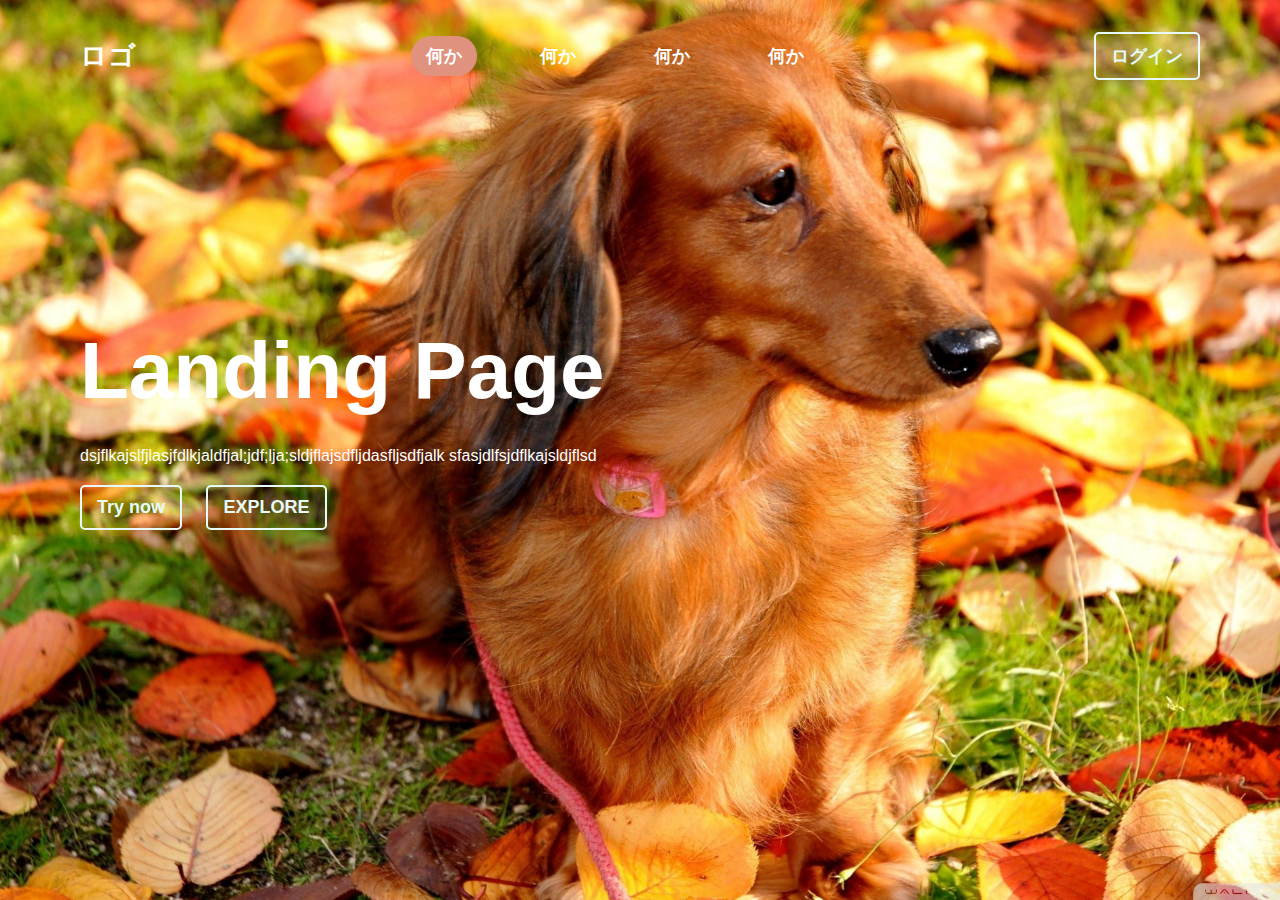
<file: 1114/index.html>
<!DOCTYPE html>
<html lang="ja">
<head>
    <meta charset="utf-8">
    <meta name="viewport" content="width=device-width, initial-scale=1.0">
    <title>Document</title>
    <link rel="stylesheet" href="style.css">
</head>
<body>
    <header>
        <nav>
            <div class="logo"><h1>ロゴ</h1></div>

            <div class="links">
                <ul>
                    <li><a class="active" href="#">何か</a></li>
                    <li><a href="#">何か</a></li>
                    <li><a href="#">何か</a></li>
                    <li><a href="#">何か</a></li>
                </ul>
            </div>

            <div class="login-sec">
                <a href="login.html"><button>ログイン</button></a>
            </div>
        </nav>

        <div class="home-content">
            <div class="home-container">
                <h1>Landing Page</h1>
                <p>dsjflkajslfjlasjfdlkjaldfjal;jdf;lja;sldjflajsdfljdasfljsdfjalk
                sfasjdlfsjdflkajsldjflsd</p>
                <button id="try-now">Try now</button>
                <button id="explore">EXPLORE</button>
            </div>
        </div>
    </header>
</body>
</html>
</file>
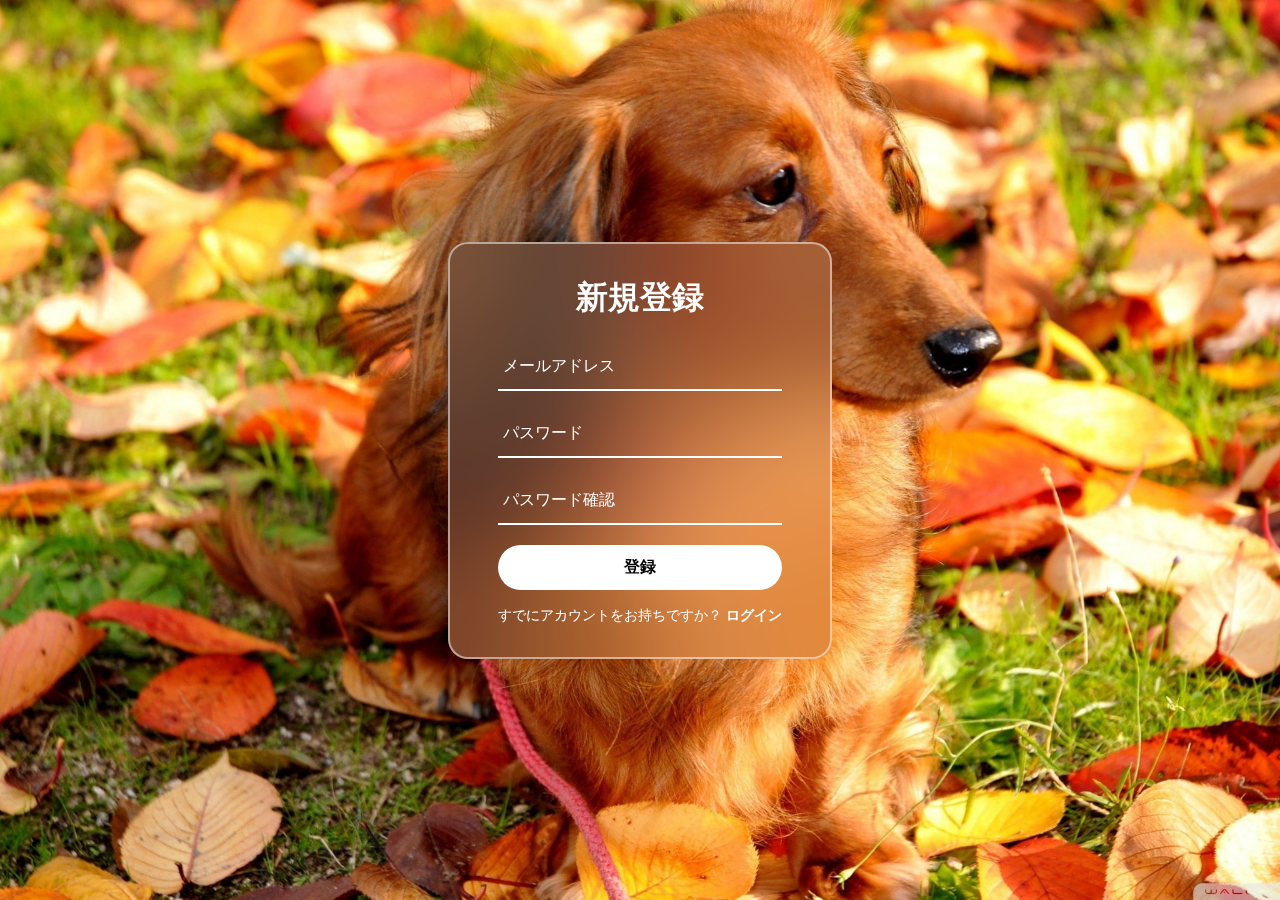
<file: 1114/account.html>
<!DOCTYPE html>
<html lang="ja">
<head>
    <meta charset="utf-8">
    <meta name="viewport" content="width=device-width, initial-scale=1.0">
    <title>ユーザー登録</title>
    <link rel="stylesheet" href="style2.css">
</head>
<body>
    <section>
        <form method="POST" action="register.php">
            <h1>新規登録</h1>

            <!-- メールアドレス -->
            <div class="inputbox">
                <input type="email" name="email" required>
                <label for="">メールアドレス</label>
            </div>

            <!-- パスワード -->
            <div class="inputbox">
                <input type="password" name="password" required>
                <label for="">パスワード</label>
            </div>

            <!-- パスワード確認 -->
            <div class="inputbox">
                <input type="password" name="confirm_password" required>
                <label for="">パスワード確認</label>
            </div>

            <button type="submit">登録</button>

            <div class="login">
                <p>すでにアカウントをお持ちですか？ <a href="login.html">ログイン</a></p>
            </div>
        </form>
    </section>
</body>
</html>
</file>
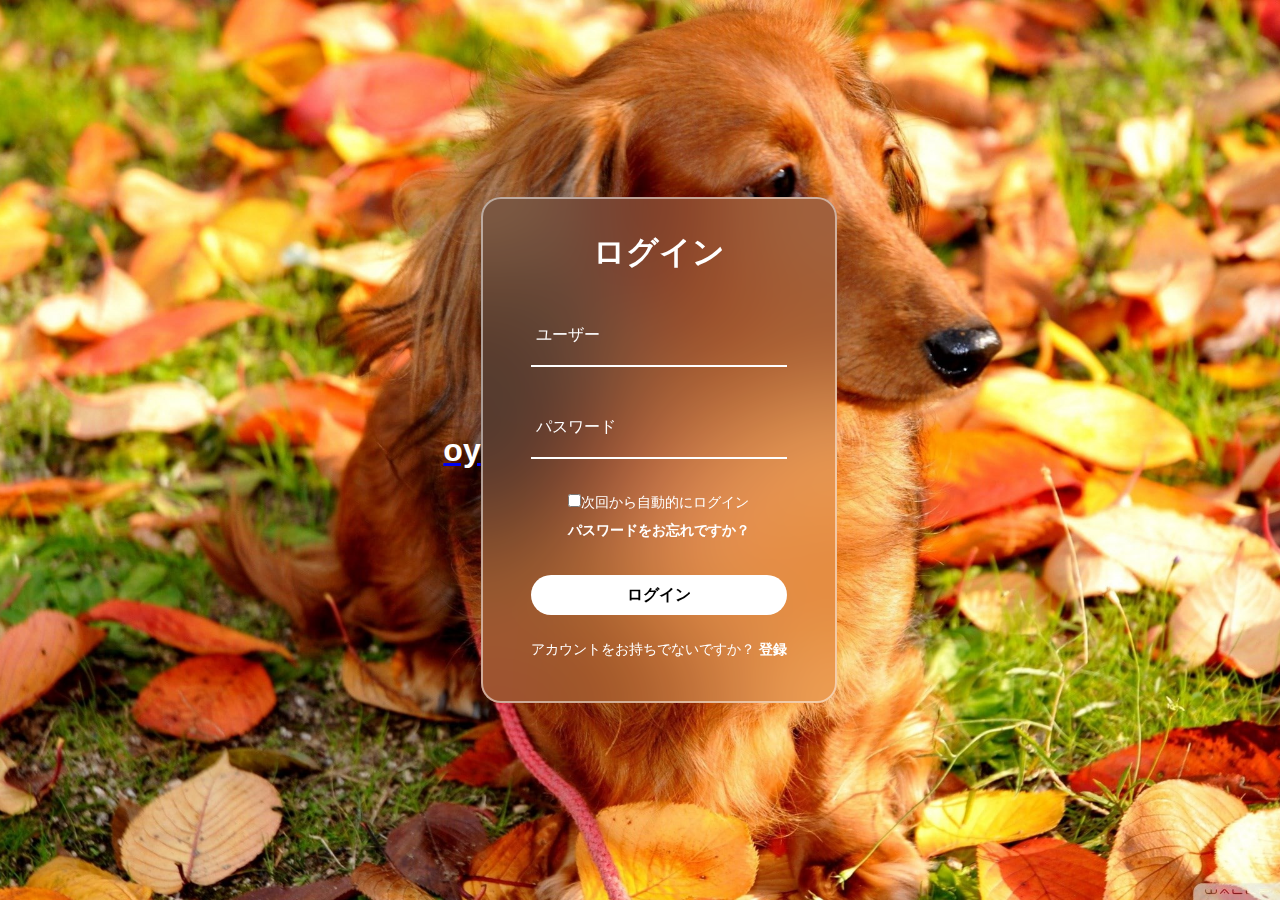
<file: 1114/login.html>
<!DOCTYPE html>
<html lang="ja">
    <head>
        <meta charset="utf-8">
        <meta name="viewport" content="width=device-width, initial-scale=1.0">
        <title>Login</title>
        <link rel="stylesheet" href="style1.css">
    </head>
    <body>
        <div class="logo"><a href="index.html"><h1>oy</h1></a></div>

        <section>
            <form action="#" method="post">
                
                <h1>ログイン</h1>

                <div class="inputbox">
                    <ion-icon name="mail-outline"></ion-icon>
                    <input type="email" name="email" required>
                    <label for="">ユーザー</label>
                </div>

                <div class="inputbox">
                    <ion-icon name="lock-closed-outline"></ion-icon>
                    <input type="password" name="password" required>
                    <label for="">パスワード</label>
                </div>

                <div class="forget">
                    <label for=""><input type="checkbox">次回から自動的にログイン</label>
                    <a href="#">パスワードをお忘れですか？</a>
                </div>

                <button type="submit">ログイン</button>

                <div class="register">
                    <p>アカウントをお持ちでないですか？ <a href="account.html">登録</a></p>
                </div>
            </form>
        </section>
    </body>
</html>
</file>
<file: 1114/style.css>
:root {
    /* カスタムカラー変数 */
    --text-color: #DF927D;
    --text-color-blend: #030558;
    --back-up-color: #E7FAF9;
}

* {
    /* グローバルリセットと基本フォント設定 */
    margin: 0;
    padding: 0;
    box-sizing: border-box;
    font-family: Arial, Helvetica, sans-serif; /* 代替フォントを使用 */
    font-optical-sizing: auto;
}

body {
    /* 背景設定 */
    width: 100%;
    height: 100vh;
    background: url(wallpaperbetter.jpg); /* 背景画像 */
    background-repeat: no-repeat;
    background-position: center;
    background-size: cover;
}

nav {
    /* ナビゲーションバーのスタイリング */
    width: 100%;
    padding: 2rem 5rem;
    display: flex;
    align-items: center;
    justify-content: space-between;
}

.logo h1 {
    /* ロゴのテキストスタイリング */
    font-size: 27px;
    color: #fff;
}

ul {
    /* ナビゲーションメニューリスト */
    list-style: none;
    display: flex;
    gap: 3rem;
}

li a {
    /* 各ナビゲーションリンク */
    color: #fff;
    font-size: 18px;
    font-weight: 600;
    text-decoration: none;
    border-radius: 25px;
    padding: 10px 15px;
    transition: 0.6s;
}

li a:hover {
    /* ホバー時のリンク背景色 */
    background-color: var(--text-color);
}

.active {
    /* 現在のページのリンクの背景色 */
    background-color: var(--text-color);
}

button {
    /* ボタンのスタイリング */
    border: 2px solid var(--back-up-color);
    background: transparent;
    border-radius: 5px;
    padding: 10px 15px;
    font-size: 18px;
    font-weight: 600;
    color: var(--back-up-color);
    cursor: pointer;
    transition: 0.65s;
}

button:hover {
    /* ボタンのホバー時の色変更 */
    background-color: var(--back-up-color);
    color: #000;
}

.home-content {
    /* ホームコンテンツのレイアウト */
    padding: 2rem 5rem;
    display: flex;
    align-items: center;
    height: 70vh;
}

.home-container {
    /* ホームコンテナの幅と配置 */
    align-items: center;
    width: 600px;
}

.home-container h1 {
    /* ホーム見出しのスタイル */
    color: #fff;
    font-size: 5rem;
    padding-bottom: 30px;
}

.home-container p {
    /* ホームの段落スタイル */
    color: #fff;
    padding-bottom: 20px;
}

#explore {
    /* Exploreボタンの余白 */
    margin-left: 20px;
}
</file>
<file: 1114/style2.css>
/* 全体設定 */
* {
    margin: 0;
    padding: 0;
    box-sizing: border-box;
    font-family: 'Poppins', sans-serif;
}

body {
    display: flex;
    justify-content: center;
    align-items: center;
    min-height: 100vh;
    background-image: url('wallpaperbetter.jpg'); 
    background-size: cover;
    background-position: center;
    color: #fff;
}

/* セクション（フォームを囲む部分） */
section {
    position: relative;
    max-width: 400px;
    background-color: rgba(255, 255, 255, 0.1); /* 半透明で背景を見せる */
    border: 2px solid rgba(255, 255, 255, 0.5);
    border-radius: 20px;
    backdrop-filter: blur(55px);
    display: flex;
    justify-content: center;
    align-items: center;
    padding: 2rem 3rem;
}

/* タイトル */
h1 {
    text-align: center;
    font-size: 2rem;
    margin-bottom: 1.5rem;
}

/* 入力ボックス */
.inputbox {
    position: relative;
    margin: 20px 0;
    border-bottom: 2px solid #fff;
}

.inputbox input {
    width: 100%;
    height: 45px;
    background: transparent;
    border: none;
    outline: none;
    color: #fff;
    font-size: 1rem;
    padding: 0 35px 0 5px;
}

.inputbox label {
    position: absolute;
    top: 50%;
    left: 5px;
    transform: translateY(-50%);
    color: #fff;
    font-size: 1rem;
    pointer-events: none;
    transition: all 0.3s ease;
}

/* 入力フィールドがフォーカスされたときのラベル位置調整 */
.inputbox input:focus ~ label,
.inputbox input:valid ~ label {
    top: -10px;
    font-size: 0.9rem;
}

/* ボタン */
button {
    width: 100%;
    height: 45px;
    background-color: #fff;
    color: #000;
    border: none;
    border-radius: 25px;
    font-size: 1rem;
    font-weight: 600;
    cursor: pointer;
    transition: background-color 0.3s ease;
}

button:hover {
    background-color: rgba(255, 255, 255, 0.7);
}

/* すでにアカウントがある場合のリンク */
.login {
    text-align: center;
    margin-top: 1rem;
}

.login p {
    font-size: 0.9rem;
}

.login a {
    color: #fff;
    font-weight: bold;
    text-decoration: none;
}

.login a:hover {
    text-decoration: underline;
}

/* フォーム内のアイコン（必要に応じて追加） */
.inputbox ion-icon {
    position: absolute;
    right: 10px;
    top: 50%;
    transform: translateY(-50%);
    color: #fff;
    font-size: 1.2rem;
}
</file>
<file: 1114/style1.css>
* {
    margin: 0;
    padding: 0;
    box-sizing: border-box;
    font-family: 'Poppins', sans-serif;
}

body {
    display: flex;
    align-items: center;
    justify-content: center;
    min-height: 100vh;
    background-image: url(wallpaperbetter.jpg);
    background-size: cover;
    background-position: center;
    margin: 0;
}

section {
    position: relative;
    max-width: 400px;
    background-color: rgba(255, 255, 255, 0.1); /* 半透明で背景を見せる */
    border: 2px solid rgba(255, 255, 255, 0.5);
    border-radius: 20px;
    backdrop-filter: blur(55px);
    display: flex;
    justify-content: center;
    align-items: center;
    padding: 2rem 3rem;
}

h1 {
    font-size: 2rem;
    color: #fff;
    text-align: center;
}

.inputbox {
    position: relative;
    margin: 30px 0;
    max-width: 310px;
    border-bottom: 2px solid #fff;
}

.inputbox label {
    position: absolute;
    top: 50%;
    left: 5px;
    transform: translateY(-50%);
    color: #fff;
    font-size: 1rem;
    pointer-events: none;
    transition: all 0.5s ease-in-out;
}

input:focus ~ label,
input:valid ~ label {
    top: -5px;
}

.inputbox input {
    width: 100%;
    height: 60px;
    background: transparent;
    border: none;
    outline: none;
    font-size: 1rem;
    padding: 0 35px 0 5px;
    color: #fff;
}

.inputbox ion-icon {
    position: absolute;
    right: 8px;
    color: #fff;
    font-size: 1.2rem;
    top: 20px;
}

.forget {
    margin: 35px 0;
    font-size: 0.85rem;
    color: #fff;
    text-align: center; /* 中央揃え */
}

.forget label {
    display: block;
    margin-bottom: 10px;
}

.forget a {
    color: #fff;
    text-decoration: none;
    font-weight: 600;
}

.forget a:hover {
    text-decoration: underline;
}

button {
    width: 100%;
    height: 40px;
    border-radius: 40px;
    background-color: rgba(255, 255, 255, 1);
    border: none;
    outline: none;
    cursor: pointer;
    font-size: 1rem;
    font-weight: 600;
    transition: all 0.4s ease;
}

button:hover {
    background-color: rgba(255, 255, 255, 0.5);
}

.register {
    font-size: 0.9rem;
    color: #fff;
    text-align: center;
    margin: 25px 0 10px;
}

.register p a {
    text-decoration: none;
    color: #fff;
    font-weight: 600;
}

.register p a:hover {
    text-decoration: underline;
}
</file>
